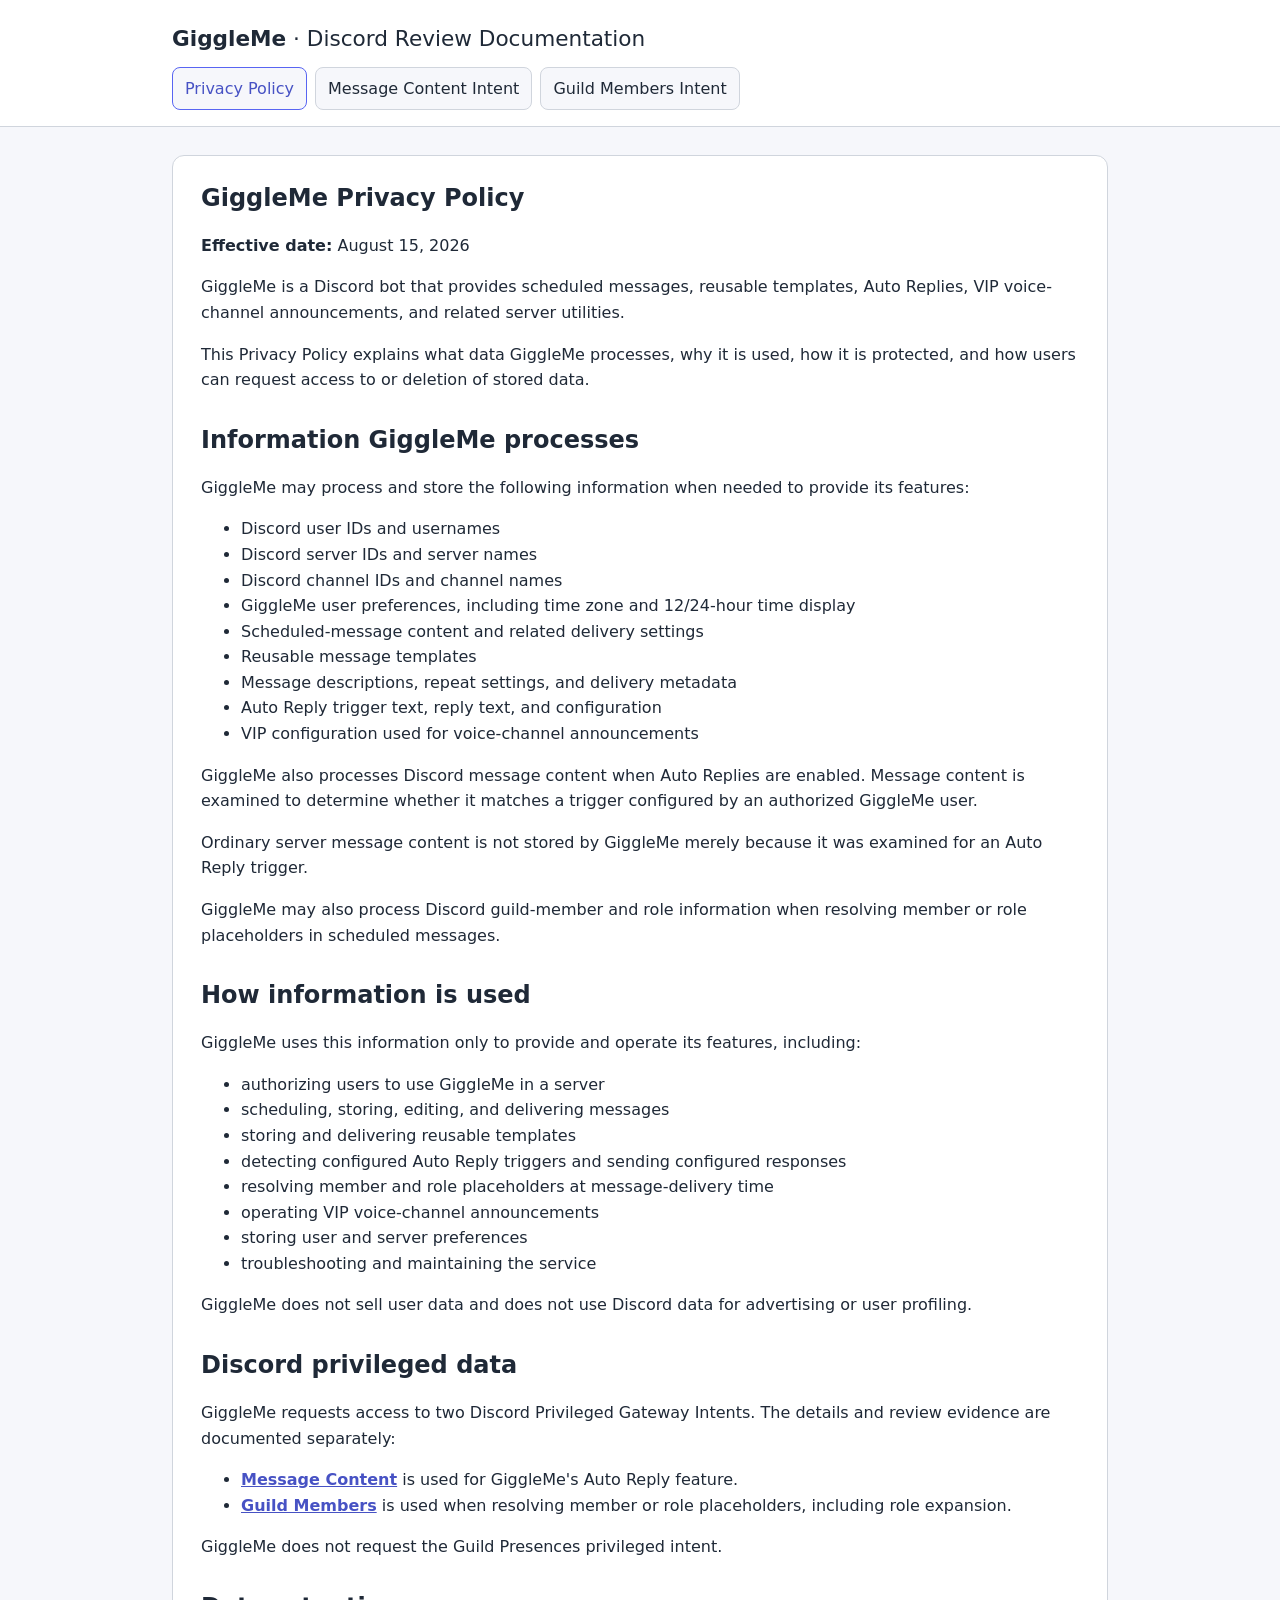
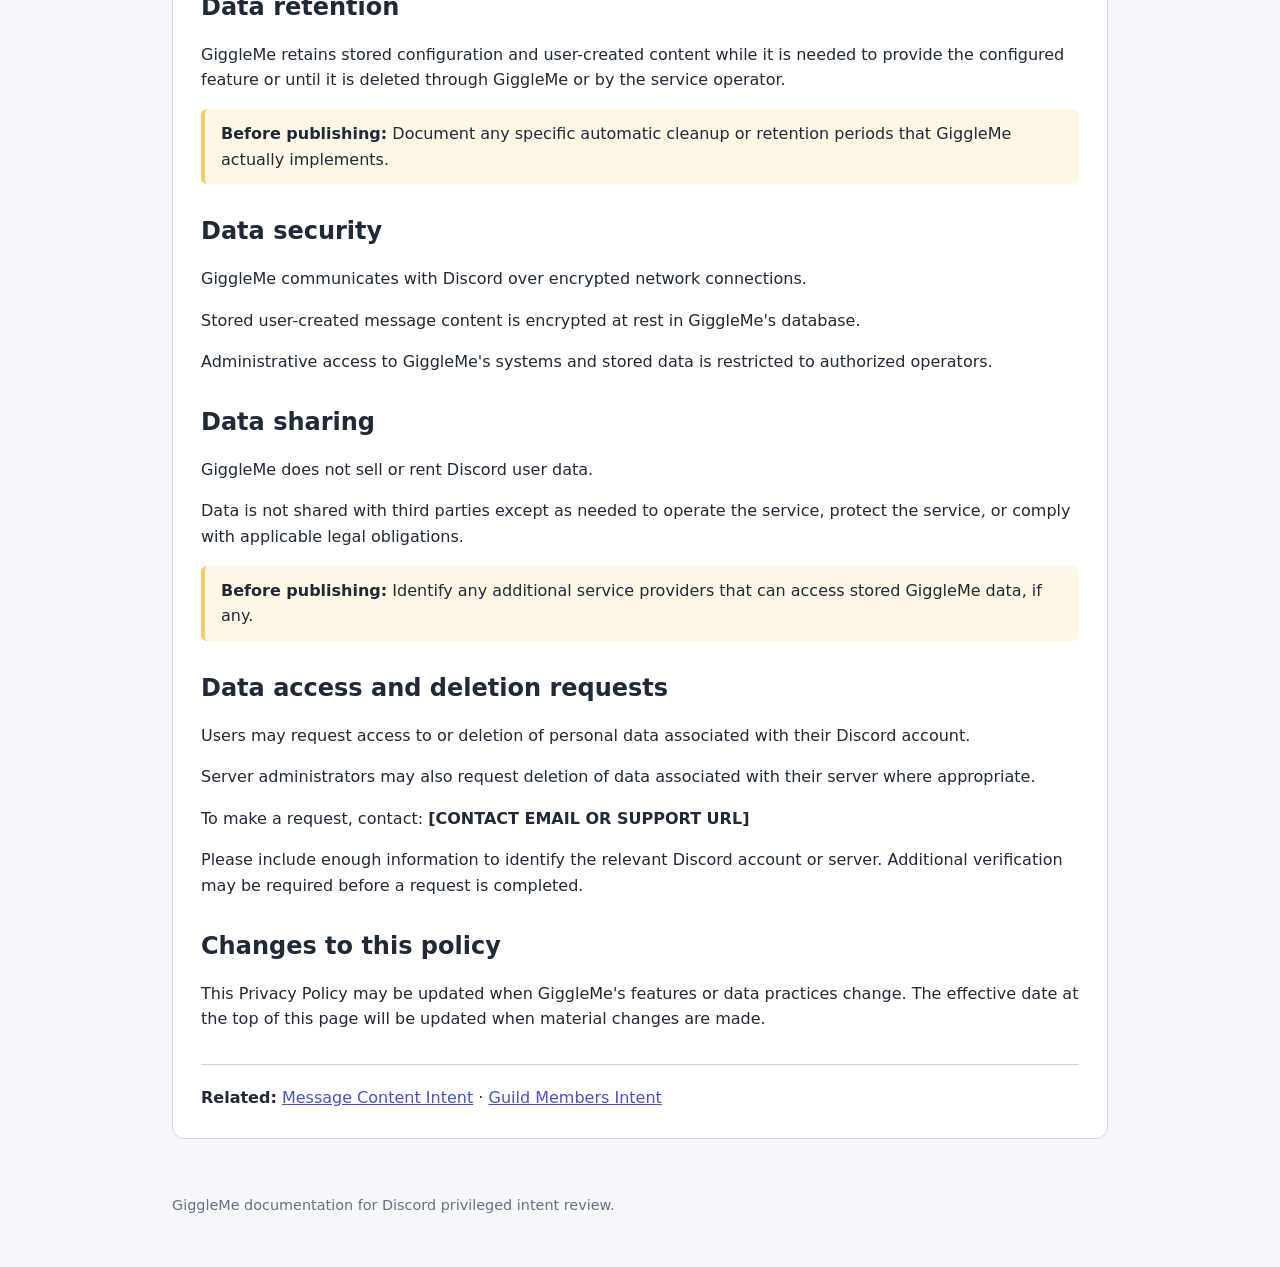
<file: web/discord-review/index.html>
<!doctype html>
<html lang="en">
<head>
<meta charset="utf-8">
<meta name="viewport" content="width=device-width, initial-scale=1">
<title>Privacy Policy | GiggleMe</title>
<link rel="stylesheet" href="style.css">
</head>
<body>
<header>
  <div class="header-inner">
    <p class="site-title"><strong>GiggleMe</strong> · Discord Review Documentation</p>
    <nav aria-label="Review documentation">
<a href="index.html" aria-current="page">Privacy Policy</a>
<a href="message-content.html">Message Content Intent</a>
<a href="guild-members.html">Guild Members Intent</a>
</nav>
  </div>
</header>
<main>
  <article>
<h1>GiggleMe Privacy Policy</h1>
<p><strong>Effective date:</strong> August 15, 2026</p>
<p>GiggleMe is a Discord bot that provides scheduled messages, reusable templates, Auto Replies, VIP voice-channel announcements, and related server utilities.</p>

<p>This Privacy Policy explains what data GiggleMe processes, why it is used, how it is protected, and how users can request access to or deletion of stored data.</p>
<h2>Information GiggleMe processes</h2>
<p>GiggleMe may process and store the following information when needed to provide its features:</p>
<ul>
<li>Discord user IDs and usernames</li>
<li>Discord server IDs and server names</li>
<li>Discord channel IDs and channel names</li>
<li>GiggleMe user preferences, including time zone and 12/24-hour time display</li>
<li>Scheduled-message content and related delivery settings</li>
<li>Reusable message templates</li>
<li>Message descriptions, repeat settings, and delivery metadata</li>
<li>Auto Reply trigger text, reply text, and configuration</li>
<li>VIP configuration used for voice-channel announcements</li>
</ul>
<p>GiggleMe also processes Discord message content when Auto Replies are enabled. Message content is examined to determine whether it matches a trigger configured by an authorized GiggleMe user.</p>

<p>Ordinary server message content is not stored by GiggleMe merely because it was examined for an Auto Reply trigger.</p>

<p>GiggleMe may also process Discord guild-member and role information when resolving member or role placeholders in scheduled messages.</p>
<h2>How information is used</h2>
<p>GiggleMe uses this information only to provide and operate its features, including:</p>
<ul>
<li>authorizing users to use GiggleMe in a server</li>
<li>scheduling, storing, editing, and delivering messages</li>
<li>storing and delivering reusable templates</li>
<li>detecting configured Auto Reply triggers and sending configured responses</li>
<li>resolving member and role placeholders at message-delivery time</li>
<li>operating VIP voice-channel announcements</li>
<li>storing user and server preferences</li>
<li>troubleshooting and maintaining the service</li>
</ul>
<p>GiggleMe does not sell user data and does not use Discord data for advertising or user profiling.</p>
<h2>Discord privileged data</h2>
<p>GiggleMe requests access to two Discord Privileged Gateway Intents. The details and review evidence are documented separately:</p>
<ul>
<li><a href="message-content.html"><strong>Message Content</strong></a> is used for GiggleMe's Auto Reply feature.</li>
<li><a href="guild-members.html"><strong>Guild Members</strong></a> is used when resolving member or role placeholders, including role expansion.</li>
</ul>
<p>GiggleMe does not request the Guild Presences privileged intent.</p>
<h2>Data retention</h2>
<p>GiggleMe retains stored configuration and user-created content while it is needed to provide the configured feature or until it is deleted through GiggleMe or by the service operator.</p>

<div class="note"><strong>Before publishing:</strong> Document any specific automatic cleanup or retention periods that GiggleMe actually implements.</div>
<h2>Data security</h2>
<p>GiggleMe communicates with Discord over encrypted network connections.</p>
<p>Stored user-created message content is encrypted at rest in GiggleMe's database.</p>

<p>Administrative access to GiggleMe's systems and stored data is restricted to authorized operators.</p>
<h2>Data sharing</h2>
<p>GiggleMe does not sell or rent Discord user data.</p>
<p>Data is not shared with third parties except as needed to operate the service, protect the service, or comply with applicable legal obligations.</p>

<div class="note"><strong>Before publishing:</strong> Identify any additional service providers that can access stored GiggleMe data, if any.</div>
<h2>Data access and deletion requests</h2>
<p>Users may request access to or deletion of personal data associated with their Discord account.</p>
<p>Server administrators may also request deletion of data associated with their server where appropriate.</p>
<p>To make a request, contact: <strong>[CONTACT EMAIL OR SUPPORT URL]</strong></p>
<p>Please include enough information to identify the relevant Discord account or server. Additional verification may be required before a request is completed.</p>
<h2>Changes to this policy</h2>
<p>This Privacy Policy may be updated when GiggleMe's features or data practices change. The effective date at the top of this page will be updated when material changes are made.</p>
<div class="page-links">
<strong>Related:</strong>
<a href="message-content.html">Message Content Intent</a> ·
<a href="guild-members.html">Guild Members Intent</a>
</div>
  </article>
</main>
<footer>
  <p>GiggleMe documentation for Discord privileged intent review.</p>
</footer>
</body>
</html>
</file>
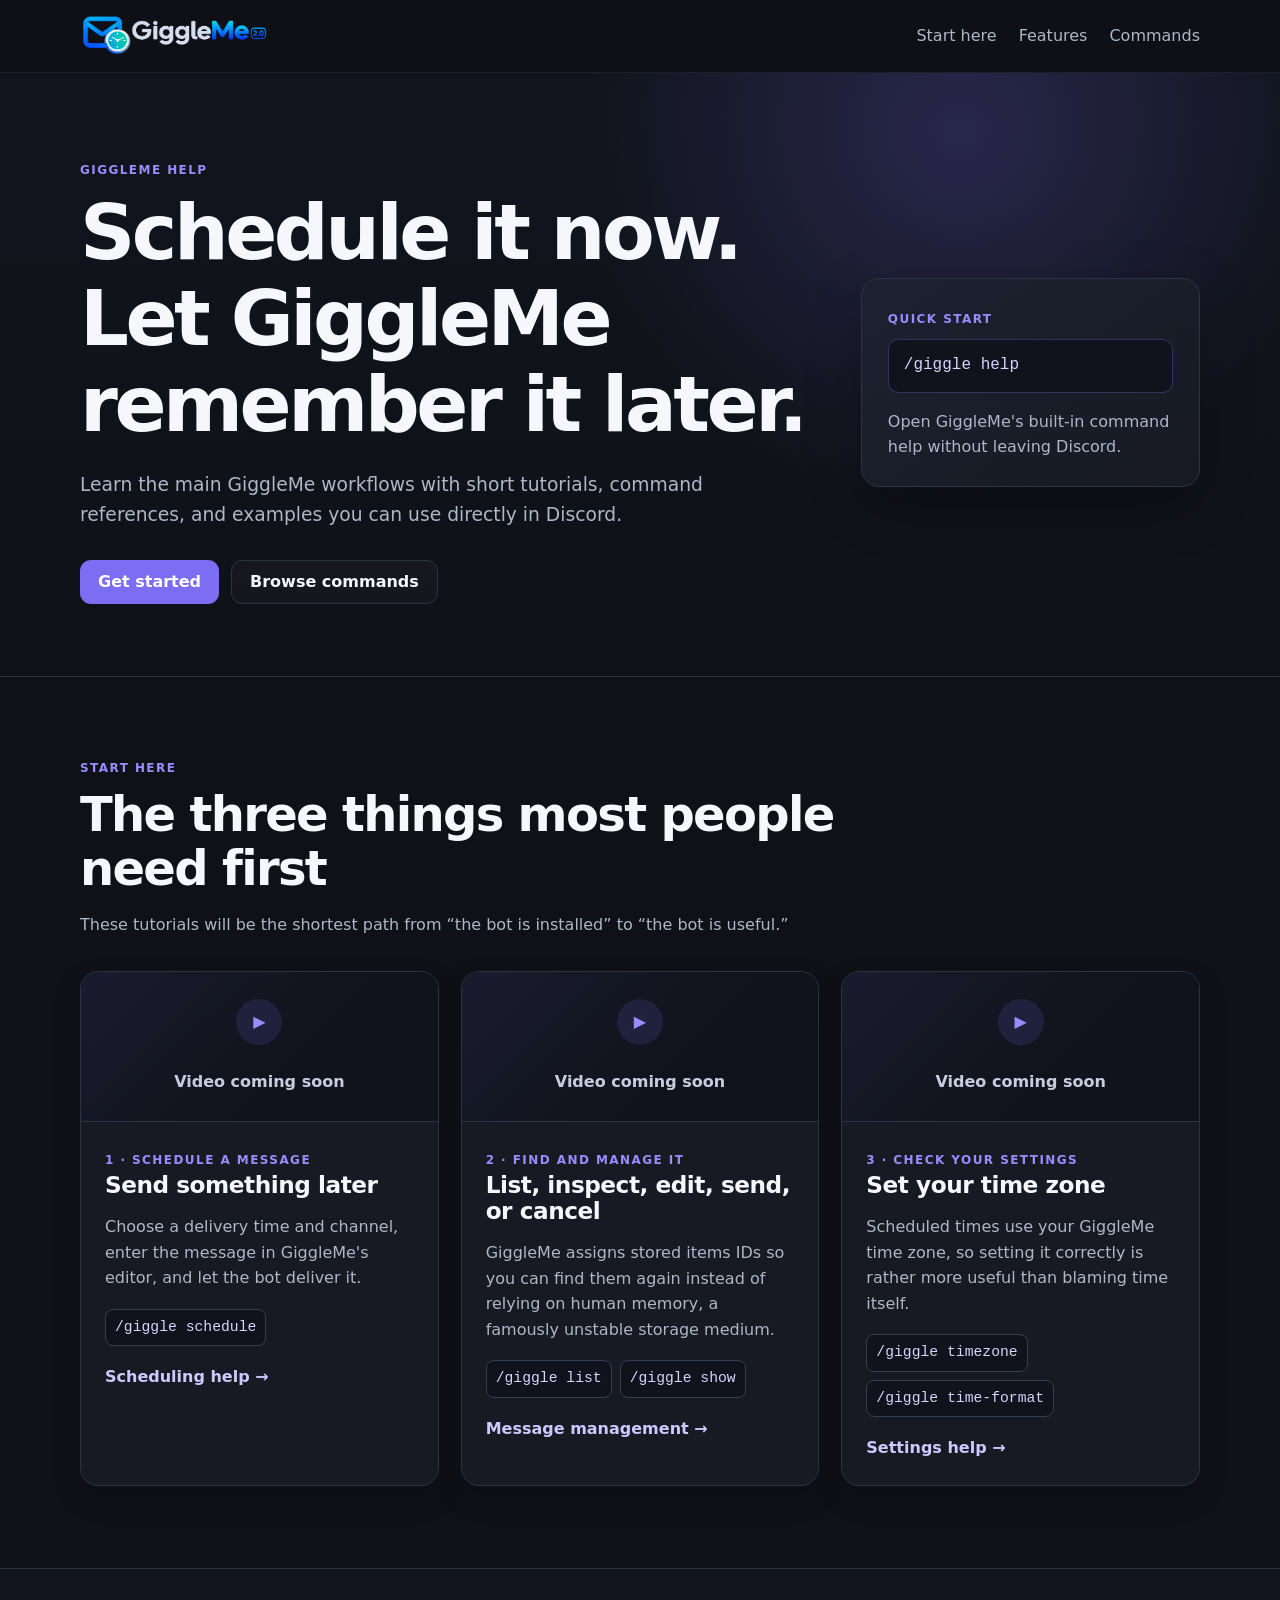
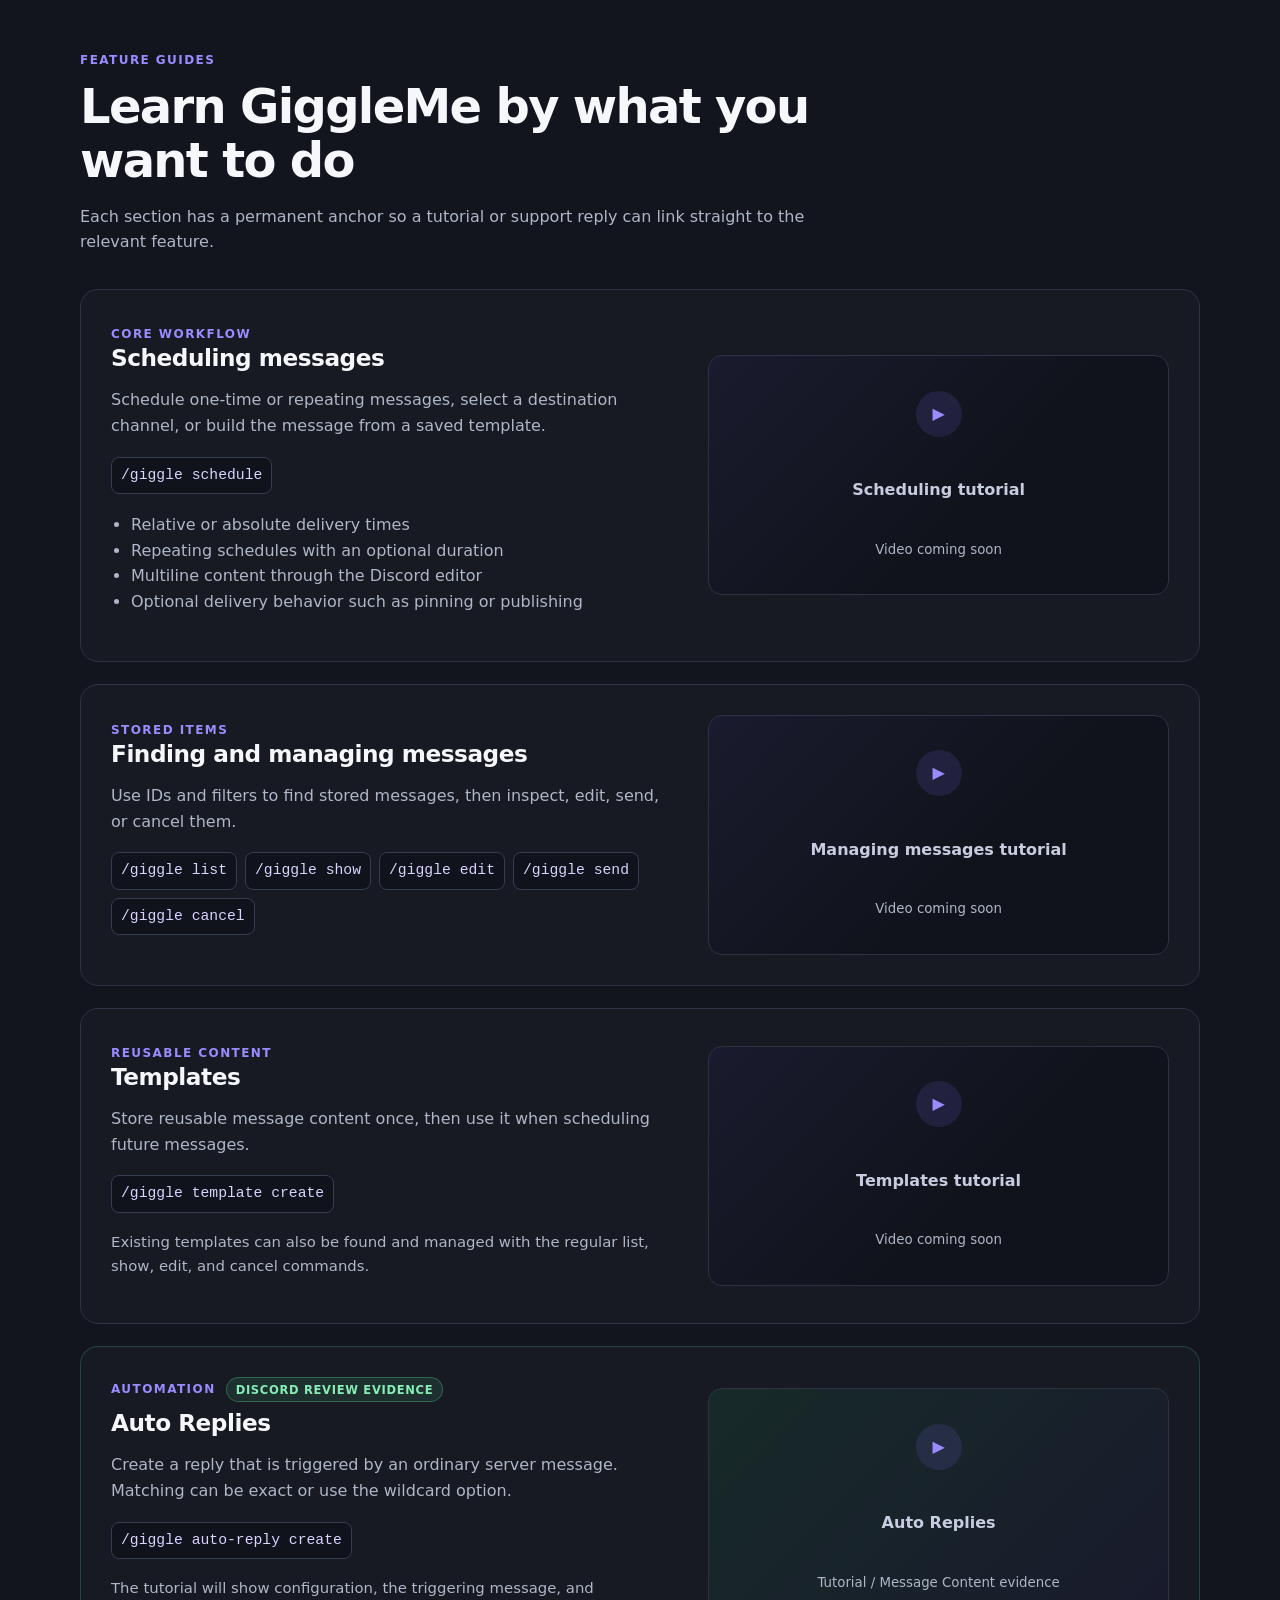
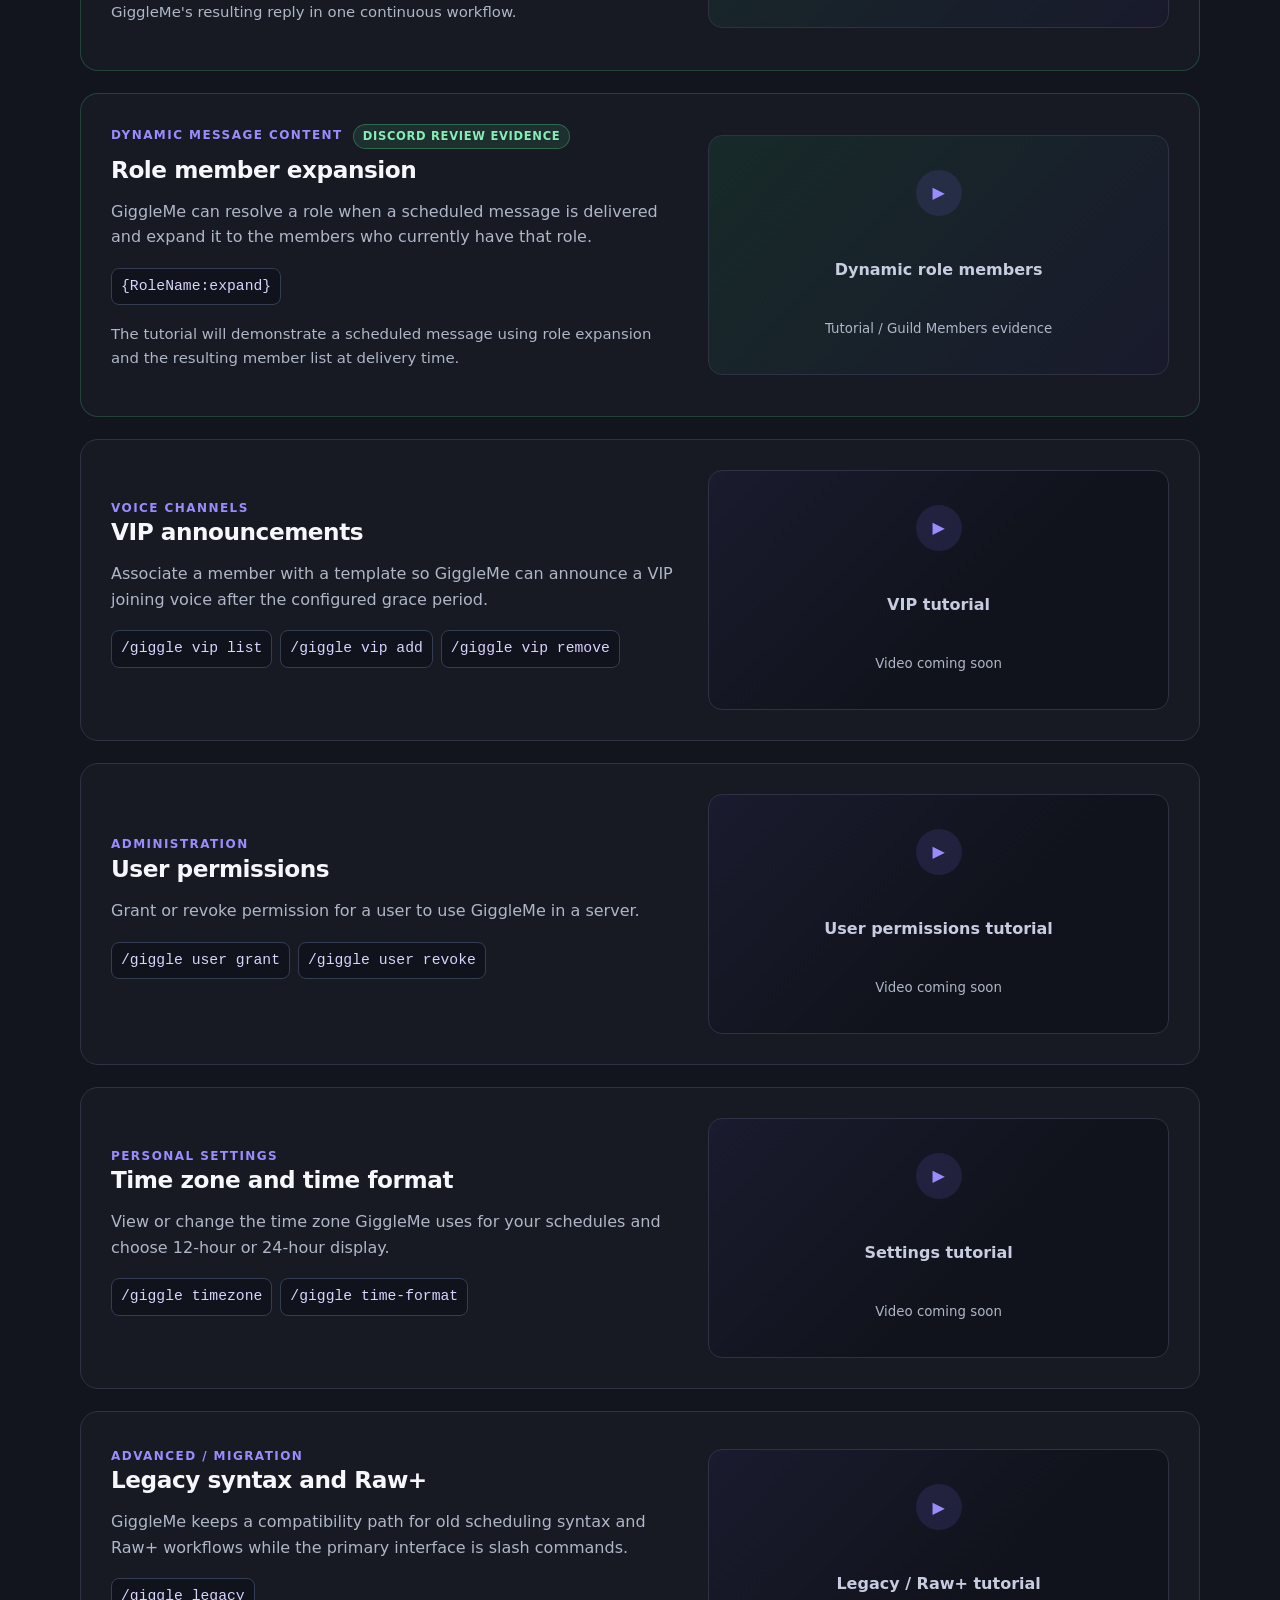
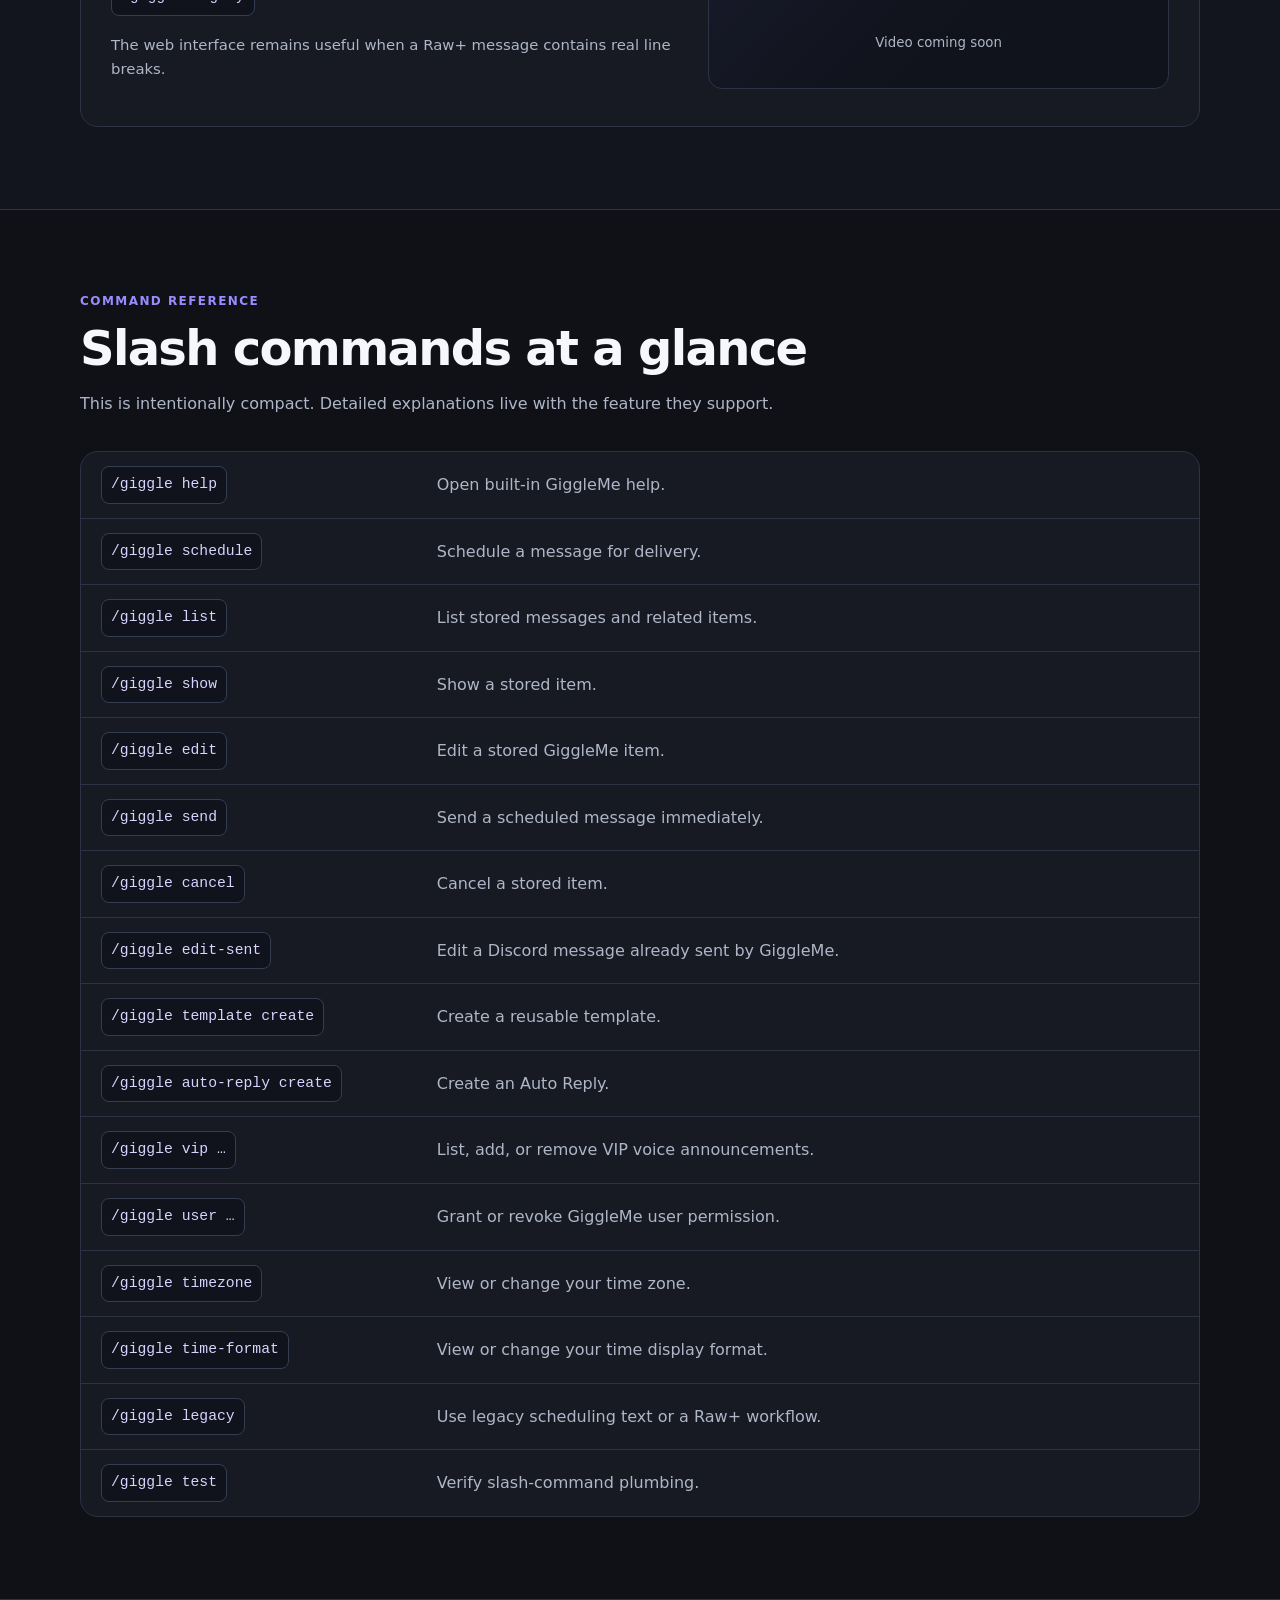
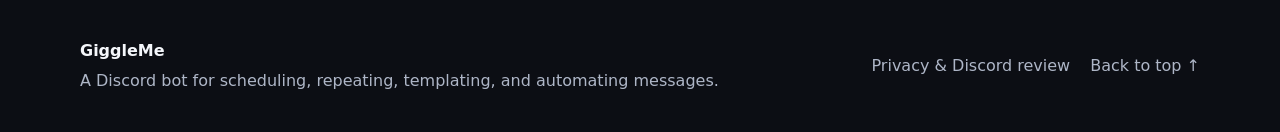
<file: web/help/index.html>
<!doctype html>
<html lang="en">
<head>
  <meta charset="utf-8">
  <meta name="viewport" content="width=device-width, initial-scale=1">
  <meta name="description" content="Help and tutorials for the GiggleMe Discord bot.">
  <title>GiggleMe Help</title>
  <link rel="stylesheet" href="styles.css">
</head>
<body>
  <header class="site-header">
    <div class="shell header-inner">
      <a class="brand" href="#top" aria-label="GiggleMe Help home">
        <img class="brand-logo" src="giggleme-logo-dark.png" alt="GiggleMe logo">
      </a>
      <nav class="header-nav" aria-label="Help navigation">
        <a href="#start">Start here</a>
        <a href="#features">Features</a>
        <a href="#commands">Commands</a>
      </nav>
    </div>
  </header>

  <main id="top">
    <section class="hero">
      <div class="shell hero-grid">
        <div>
          <p class="eyebrow">GiggleMe help</p>
          <h1>Schedule it now. Let GiggleMe remember it later.</h1>
          <p class="lede">
            Learn the main GiggleMe workflows with short tutorials, command references,
            and examples you can use directly in Discord.
          </p>
          <div class="hero-actions">
            <a class="button primary" href="#start">Get started</a>
            <a class="button secondary" href="#commands">Browse commands</a>
          </div>
        </div>
        <aside class="quick-card" aria-label="Quick start">
          <span class="card-kicker">Quick start</span>
          <code>/giggle help</code>
          <p>Open GiggleMe's built-in command help without leaving Discord.</p>
        </aside>
      </div>
    </section>

    <section class="section shell" id="start">
      <div class="section-heading">
        <p class="eyebrow">Start here</p>
        <h2>The three things most people need first</h2>
        <p>These tutorials will be the shortest path from “the bot is installed” to “the bot is useful.”</p>
      </div>

      <div class="card-grid three">
        <article class="feature-card featured">
          <div class="video-placeholder" aria-label="Scheduling tutorial video placeholder">
            <span>Video coming soon</span>
          </div>
          <div class="card-body">
            <span class="card-kicker">1 · Schedule a message</span>
            <h3>Send something later</h3>
            <p>Choose a delivery time and channel, enter the message in GiggleMe's editor, and let the bot deliver it.</p>
            <div class="command-row"><code>/giggle schedule</code></div>
            <a class="text-link" href="#scheduling">Scheduling help →</a>
          </div>
        </article>

        <article class="feature-card featured">
          <div class="video-placeholder" aria-label="Managing messages tutorial video placeholder">
            <span>Video coming soon</span>
          </div>
          <div class="card-body">
            <span class="card-kicker">2 · Find and manage it</span>
            <h3>List, inspect, edit, send, or cancel</h3>
            <p>GiggleMe assigns stored items IDs so you can find them again instead of relying on human memory, a famously unstable storage medium.</p>
            <div class="command-row"><code>/giggle list</code><code>/giggle show</code></div>
            <a class="text-link" href="#manage">Message management →</a>
          </div>
        </article>

        <article class="feature-card featured">
          <div class="video-placeholder" aria-label="Settings tutorial video placeholder">
            <span>Video coming soon</span>
          </div>
          <div class="card-body">
            <span class="card-kicker">3 · Check your settings</span>
            <h3>Set your time zone</h3>
            <p>Scheduled times use your GiggleMe time zone, so setting it correctly is rather more useful than blaming time itself.</p>
            <div class="command-row"><code>/giggle timezone</code><code>/giggle time-format</code></div>
            <a class="text-link" href="#settings">Settings help →</a>
          </div>
        </article>
      </div>
    </section>

    <section class="section section-alt" id="features">
      <div class="shell">
        <div class="section-heading">
          <p class="eyebrow">Feature guides</p>
          <h2>Learn GiggleMe by what you want to do</h2>
          <p>Each section has a permanent anchor so a tutorial or support reply can link straight to the relevant feature.</p>
        </div>

        <div class="feature-list">
          <article class="guide" id="scheduling">
            <div class="guide-copy">
              <span class="card-kicker">Core workflow</span>
              <h3>Scheduling messages</h3>
              <p>Schedule one-time or repeating messages, select a destination channel, or build the message from a saved template.</p>
              <div class="command-row"><code>/giggle schedule</code></div>
              <ul>
                <li>Relative or absolute delivery times</li>
                <li>Repeating schedules with an optional duration</li>
                <li>Multiline content through the Discord editor</li>
                <li>Optional delivery behavior such as pinning or publishing</li>
              </ul>
            </div>
            <div class="video-placeholder large" aria-label="Scheduling messages video placeholder">
              <span>Scheduling tutorial</span>
              <small>Video coming soon</small>
            </div>
          </article>

          <article class="guide" id="manage">
            <div class="guide-copy">
              <span class="card-kicker">Stored items</span>
              <h3>Finding and managing messages</h3>
              <p>Use IDs and filters to find stored messages, then inspect, edit, send, or cancel them.</p>
              <div class="command-row">
                <code>/giggle list</code><code>/giggle show</code><code>/giggle edit</code><code>/giggle send</code><code>/giggle cancel</code>
              </div>
            </div>
            <div class="video-placeholder large" aria-label="Managing stored messages video placeholder">
              <span>Managing messages tutorial</span>
              <small>Video coming soon</small>
            </div>
          </article>

          <article class="guide" id="templates">
            <div class="guide-copy">
              <span class="card-kicker">Reusable content</span>
              <h3>Templates</h3>
              <p>Store reusable message content once, then use it when scheduling future messages.</p>
              <div class="command-row"><code>/giggle template create</code></div>
              <p class="note">Existing templates can also be found and managed with the regular list, show, edit, and cancel commands.</p>
            </div>
            <div class="video-placeholder large" aria-label="Templates video placeholder">
              <span>Templates tutorial</span>
              <small>Video coming soon</small>
            </div>
          </article>

          <article class="guide evidence-guide" id="auto-replies">
            <div class="guide-copy">
              <div class="label-row">
                <span class="card-kicker">Automation</span>
                <span class="evidence-badge">Discord review evidence</span>
              </div>
              <h3>Auto Replies</h3>
              <p>Create a reply that is triggered by an ordinary server message. Matching can be exact or use the wildcard option.</p>
              <div class="command-row"><code>/giggle auto-reply create</code></div>
              <p class="note">The tutorial will show configuration, the triggering message, and GiggleMe's resulting reply in one continuous workflow.</p>
            </div>
            <div class="video-placeholder large evidence" aria-label="Auto Replies evidence video placeholder">
              <span>Auto Replies</span>
              <small>Tutorial / Message Content evidence</small>
            </div>
          </article>

          <article class="guide evidence-guide" id="role-expansion">
            <div class="guide-copy">
              <div class="label-row">
                <span class="card-kicker">Dynamic message content</span>
                <span class="evidence-badge">Discord review evidence</span>
              </div>
              <h3>Role member expansion</h3>
              <p>GiggleMe can resolve a role when a scheduled message is delivered and expand it to the members who currently have that role.</p>
              <div class="command-row"><code>{RoleName:expand}</code></div>
              <p class="note">The tutorial will demonstrate a scheduled message using role expansion and the resulting member list at delivery time.</p>
            </div>
            <div class="video-placeholder large evidence" aria-label="Role member expansion evidence video placeholder">
              <span>Dynamic role members</span>
              <small>Tutorial / Guild Members evidence</small>
            </div>
          </article>

          <article class="guide" id="vip">
            <div class="guide-copy">
              <span class="card-kicker">Voice channels</span>
              <h3>VIP announcements</h3>
              <p>Associate a member with a template so GiggleMe can announce a VIP joining voice after the configured grace period.</p>
              <div class="command-row"><code>/giggle vip list</code><code>/giggle vip add</code><code>/giggle vip remove</code></div>
            </div>
            <div class="video-placeholder large" aria-label="VIP announcements video placeholder">
              <span>VIP tutorial</span>
              <small>Video coming soon</small>
            </div>
          </article>

          <article class="guide" id="permissions">
            <div class="guide-copy">
              <span class="card-kicker">Administration</span>
              <h3>User permissions</h3>
              <p>Grant or revoke permission for a user to use GiggleMe in a server.</p>
              <div class="command-row"><code>/giggle user grant</code><code>/giggle user revoke</code></div>
            </div>
            <div class="video-placeholder large" aria-label="User permissions video placeholder">
              <span>User permissions tutorial</span>
              <small>Video coming soon</small>
            </div>
          </article>

          <article class="guide" id="settings">
            <div class="guide-copy">
              <span class="card-kicker">Personal settings</span>
              <h3>Time zone and time format</h3>
              <p>View or change the time zone GiggleMe uses for your schedules and choose 12-hour or 24-hour display.</p>
              <div class="command-row"><code>/giggle timezone</code><code>/giggle time-format</code></div>
            </div>
            <div class="video-placeholder large" aria-label="Settings video placeholder">
              <span>Settings tutorial</span>
              <small>Video coming soon</small>
            </div>
          </article>

          <article class="guide" id="legacy">
            <div class="guide-copy">
              <span class="card-kicker">Advanced / migration</span>
              <h3>Legacy syntax and Raw+</h3>
              <p>GiggleMe keeps a compatibility path for old scheduling syntax and Raw+ workflows while the primary interface is slash commands.</p>
              <div class="command-row"><code>/giggle legacy</code></div>
              <p class="note">The web interface remains useful when a Raw+ message contains real line breaks.</p>
            </div>
            <div class="video-placeholder large" aria-label="Legacy and Raw Plus video placeholder">
              <span>Legacy / Raw+ tutorial</span>
              <small>Video coming soon</small>
            </div>
          </article>
        </div>
      </div>
    </section>

    <section class="section shell" id="commands">
      <div class="section-heading">
        <p class="eyebrow">Command reference</p>
        <h2>Slash commands at a glance</h2>
        <p>This is intentionally compact. Detailed explanations live with the feature they support.</p>
      </div>

      <div class="command-table" role="table" aria-label="GiggleMe command reference">
        <div class="command-entry" role="row"><code>/giggle help</code><span>Open built-in GiggleMe help.</span></div>
        <div class="command-entry" role="row"><code>/giggle schedule</code><span>Schedule a message for delivery.</span></div>
        <div class="command-entry" role="row"><code>/giggle list</code><span>List stored messages and related items.</span></div>
        <div class="command-entry" role="row"><code>/giggle show</code><span>Show a stored item.</span></div>
        <div class="command-entry" role="row"><code>/giggle edit</code><span>Edit a stored GiggleMe item.</span></div>
        <div class="command-entry" role="row"><code>/giggle send</code><span>Send a scheduled message immediately.</span></div>
        <div class="command-entry" role="row"><code>/giggle cancel</code><span>Cancel a stored item.</span></div>
        <div class="command-entry" role="row"><code>/giggle edit-sent</code><span>Edit a Discord message already sent by GiggleMe.</span></div>
        <div class="command-entry" role="row"><code>/giggle template create</code><span>Create a reusable template.</span></div>
        <div class="command-entry" role="row"><code>/giggle auto-reply create</code><span>Create an Auto Reply.</span></div>
        <div class="command-entry" role="row"><code>/giggle vip …</code><span>List, add, or remove VIP voice announcements.</span></div>
        <div class="command-entry" role="row"><code>/giggle user …</code><span>Grant or revoke GiggleMe user permission.</span></div>
        <div class="command-entry" role="row"><code>/giggle timezone</code><span>View or change your time zone.</span></div>
        <div class="command-entry" role="row"><code>/giggle time-format</code><span>View or change your time display format.</span></div>
        <div class="command-entry" role="row"><code>/giggle legacy</code><span>Use legacy scheduling text or a Raw+ workflow.</span></div>
        <div class="command-entry" role="row"><code>/giggle test</code><span>Verify slash-command plumbing.</span></div>
      </div>
    </section>
  </main>

  <footer class="site-footer">
    <div class="shell footer-inner">
      <div>
        <strong>GiggleMe</strong>
        <p>A Discord bot for scheduling, repeating, templating, and automating messages.</p>
      </div>
      <div class="footer-links">
        <a href="../discord-review/">Privacy &amp; Discord review</a>
        <a href="#top">Back to top ↑</a>
      </div>
    </div>
  </footer>
</body>
</html>
</file>
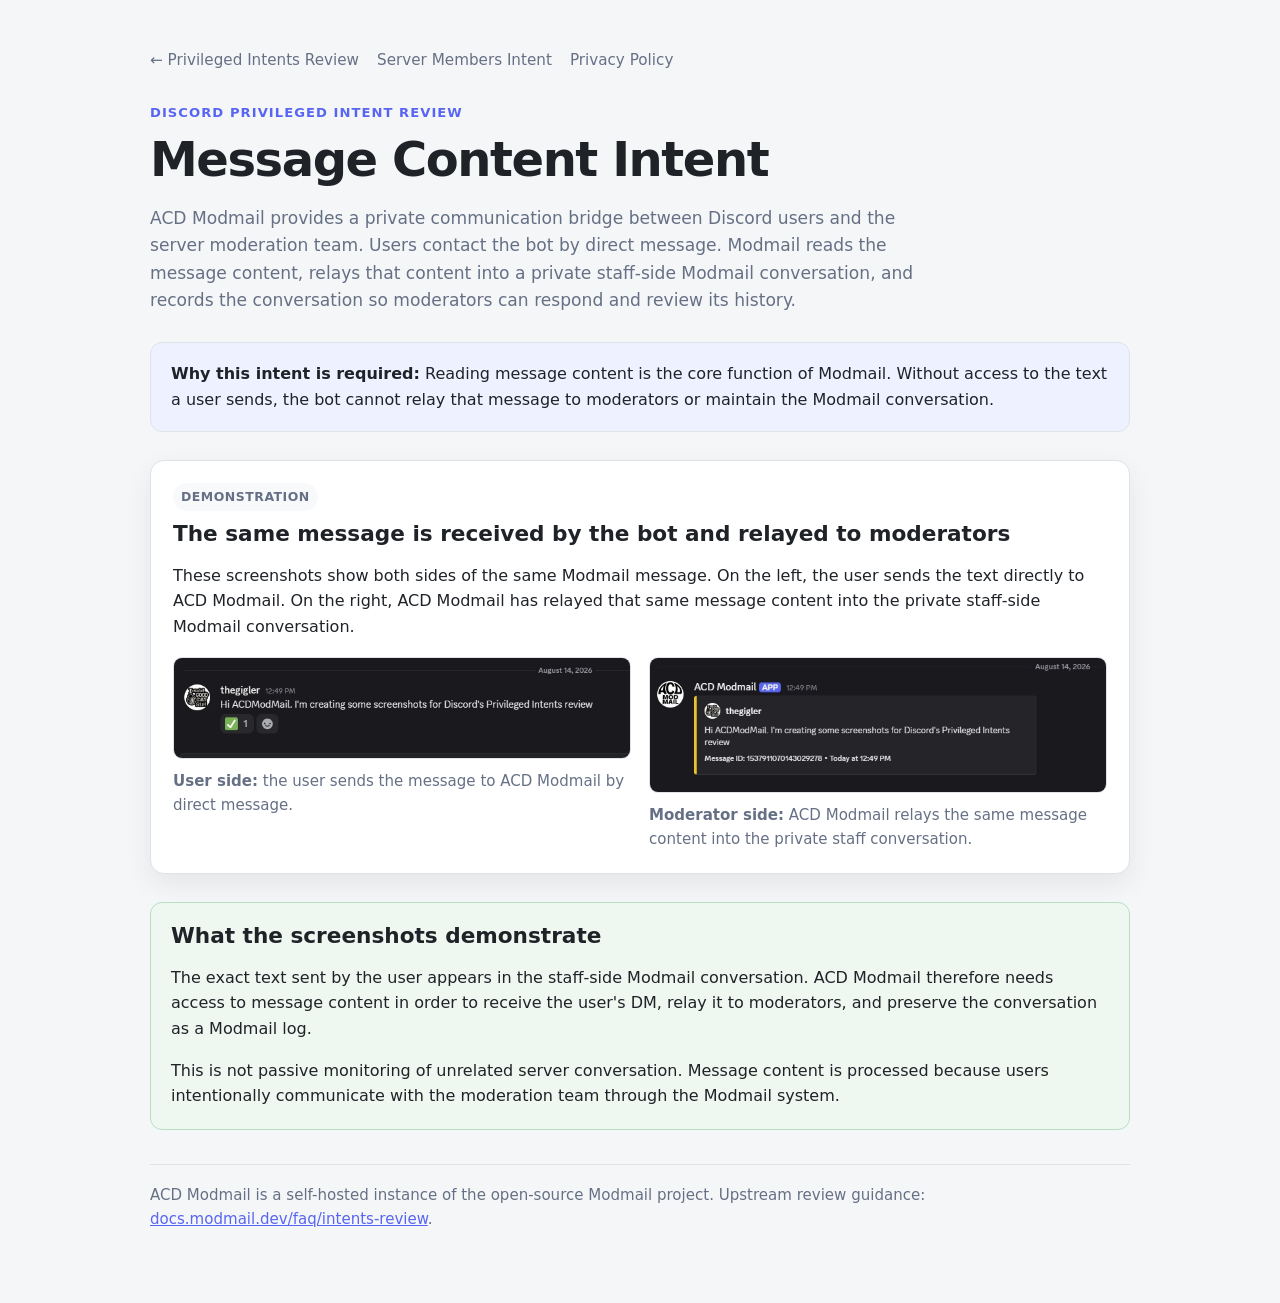
<file: message-content-intent-review.html>
<!doctype html>
<html lang="en">
<head>
  <meta charset="utf-8">
  <meta name="viewport" content="width=device-width, initial-scale=1">
  <title>ACD Modmail - Message Content Intent Review</title>
  <meta name="description" content="Supporting evidence for ACD Modmail's use of Discord's Message Content privileged gateway intent.">
  <style>
    :root {
      color-scheme: light dark;
      --bg: #f5f6f8;
      --surface: #ffffff;
      --surface-2: #f8f9fb;
      --text: #1f2328;
      --muted: #667085;
      --border: #dfe3e8;
      --accent: #5865f2;
      --accent-hover: #4752c4;
      --note: #eef1ff;
      --success-bg: #eef8f1;
      --success-border: #b7dfc3;
      --shadow: 0 10px 28px rgba(0,0,0,.07);
    }

    @media (prefers-color-scheme: dark) {
      :root {
        --bg: #1e1f22;
        --surface: #2b2d31;
        --surface-2: #232428;
        --text: #f2f3f5;
        --muted: #b5bac1;
        --border: #3f4147;
        --accent: #949cf7;
        --accent-hover: #b0b6ff;
        --note: #252941;
        --success-bg: #203128;
        --success-border: #365943;
        --shadow: 0 10px 28px rgba(0,0,0,.22);
      }
    }

    * { box-sizing: border-box; }

    body {
      margin: 0;
      background: var(--bg);
      color: var(--text);
      font: 16px/1.6 system-ui, -apple-system, BlinkMacSystemFont, "Segoe UI", sans-serif;
    }

    main {
      width: min(980px, calc(100% - 36px));
      margin: 48px auto 72px;
    }

    a {
      color: var(--accent);
    }

    .topnav {
      display: flex;
      flex-wrap: wrap;
      gap: 10px 18px;
      margin-bottom: 30px;
      font-size: .95rem;
    }

    .topnav a {
      color: var(--muted);
      text-decoration: none;
    }

    .topnav a:hover {
      color: var(--accent);
      text-decoration: underline;
    }

    .eyebrow {
      margin: 0 0 8px;
      color: var(--accent);
      font-size: .82rem;
      font-weight: 700;
      letter-spacing: .08em;
      text-transform: uppercase;
    }

    h1, h2 {
      line-height: 1.2;
    }

    h1 {
      margin: 0;
      font-size: clamp(2rem, 5vw, 3rem);
      letter-spacing: -.03em;
    }

    h2 {
      margin: 0 0 10px;
      font-size: 1.35rem;
    }

    .intro {
      max-width: 790px;
      margin: 16px 0 0;
      color: var(--muted);
      font-size: 1.07rem;
    }

    .summary {
      margin: 28px 0;
      padding: 18px 20px;
      border: 1px solid var(--border);
      border-radius: 12px;
      background: var(--note);
    }

    .step {
      margin: 22px 0;
      padding: 22px;
      border: 1px solid var(--border);
      border-radius: 14px;
      background: var(--surface);
      box-shadow: var(--shadow);
    }

    .step-number {
      display: inline-block;
      margin-bottom: 10px;
      padding: 4px 8px;
      border-radius: 999px;
      background: var(--surface-2);
      color: var(--muted);
      font-size: .78rem;
      font-weight: 700;
      letter-spacing: .04em;
      text-transform: uppercase;
    }

    figure {
      margin: 18px 0 0;
    }

    img {
      display: block;
      max-width: 100%;
      height: auto;
      margin: 0 auto;
      border: 1px solid var(--border);
      border-radius: 9px;
      background: #111;
    }

    figcaption {
      max-width: 800px;
      margin: 10px auto 0;
      color: var(--muted);
      font-size: .94rem;
    }

    .evidence {
      margin: 28px 0 0;
      padding: 20px;
      border: 1px solid var(--success-border);
      border-radius: 12px;
      background: var(--success-bg);
    }

    .evidence p:last-child {
      margin-bottom: 0;
    }

    .side-by-side {
      display: grid;
      grid-template-columns: 1fr 1fr;
      gap: 18px;
      margin-top: 18px;
      align-items: start;
    }

    .side-by-side figure {
      margin: 0;
    }

    .arrow {
      margin: 18px auto;
      text-align: center;
      color: var(--accent);
      font-size: 1.7rem;
      font-weight: 800;
    }

    footer {
      margin-top: 34px;
      padding-top: 18px;
      border-top: 1px solid var(--border);
      color: var(--muted);
      font-size: .94rem;
    }

    @media (max-width: 720px) {
      main { margin-top: 30px; }
      .side-by-side { grid-template-columns: 1fr; }
      .step { padding: 18px; }
    }
</style>
</head>
<body>
  <main>
    <nav class="topnav" aria-label="Review navigation">
      <a href="index.html">← Privileged Intents Review</a>
      <a href="server-members-intent-review.html">Server Members Intent</a>
      <a href="/privacy-policy">Privacy Policy</a>
    </nav>

    <p class="eyebrow">Discord Privileged Intent Review</p>
    <h1>Message Content Intent</h1>
    <p class="intro">
      ACD Modmail provides a private communication bridge between Discord users and the server moderation team.
      Users contact the bot by direct message. Modmail reads the message content, relays that content into a private
      staff-side Modmail conversation, and records the conversation so moderators can respond and review its history.
    </p>

    <section class="summary">
      <strong>Why this intent is required:</strong>
      Reading message content is the core function of Modmail. Without access to the text a user sends, the bot cannot
      relay that message to moderators or maintain the Modmail conversation.
    </section>

    <section class="step">
      <span class="step-number">Demonstration</span>
      <h2>The same message is received by the bot and relayed to moderators</h2>
      <p>
        These screenshots show both sides of the same Modmail message. On the left, the user sends the text directly
        to ACD Modmail. On the right, ACD Modmail has relayed that same message content into the private staff-side
        Modmail conversation.
      </p>

      <div class="side-by-side">
        <figure>
          <img src="images/message-content-user-dm.jpg"
               alt="User-side Discord DM containing a test message sent to ACD Modmail">
          <figcaption>
            <strong>User side:</strong> the user sends the message to ACD Modmail by direct message.
          </figcaption>
        </figure>

        <figure>
          <img src="images/message-content-staff-thread.jpg"
               alt="Staff-side ACD Modmail message showing the same relayed message content">
          <figcaption>
            <strong>Moderator side:</strong> ACD Modmail relays the same message content into the private staff
            conversation.
          </figcaption>
        </figure>
      </div>
    </section>

    <section class="evidence">
      <h2>What the screenshots demonstrate</h2>
      <p>
        The exact text sent by the user appears in the staff-side Modmail conversation. ACD Modmail therefore needs
        access to message content in order to receive the user's DM, relay it to moderators, and preserve the
        conversation as a Modmail log.
      </p>
      <p>
        This is not passive monitoring of unrelated server conversation. Message content is processed because users
        intentionally communicate with the moderation team through the Modmail system.
      </p>
    </section>

    <footer>
      ACD Modmail is a self-hosted instance of the open-source Modmail project.
      Upstream review guidance:
      <a href="https://docs.modmail.dev/faq/intents-review">docs.modmail.dev/faq/intents-review</a>.
    </footer>
  </main>
</body>
</html>
</file>
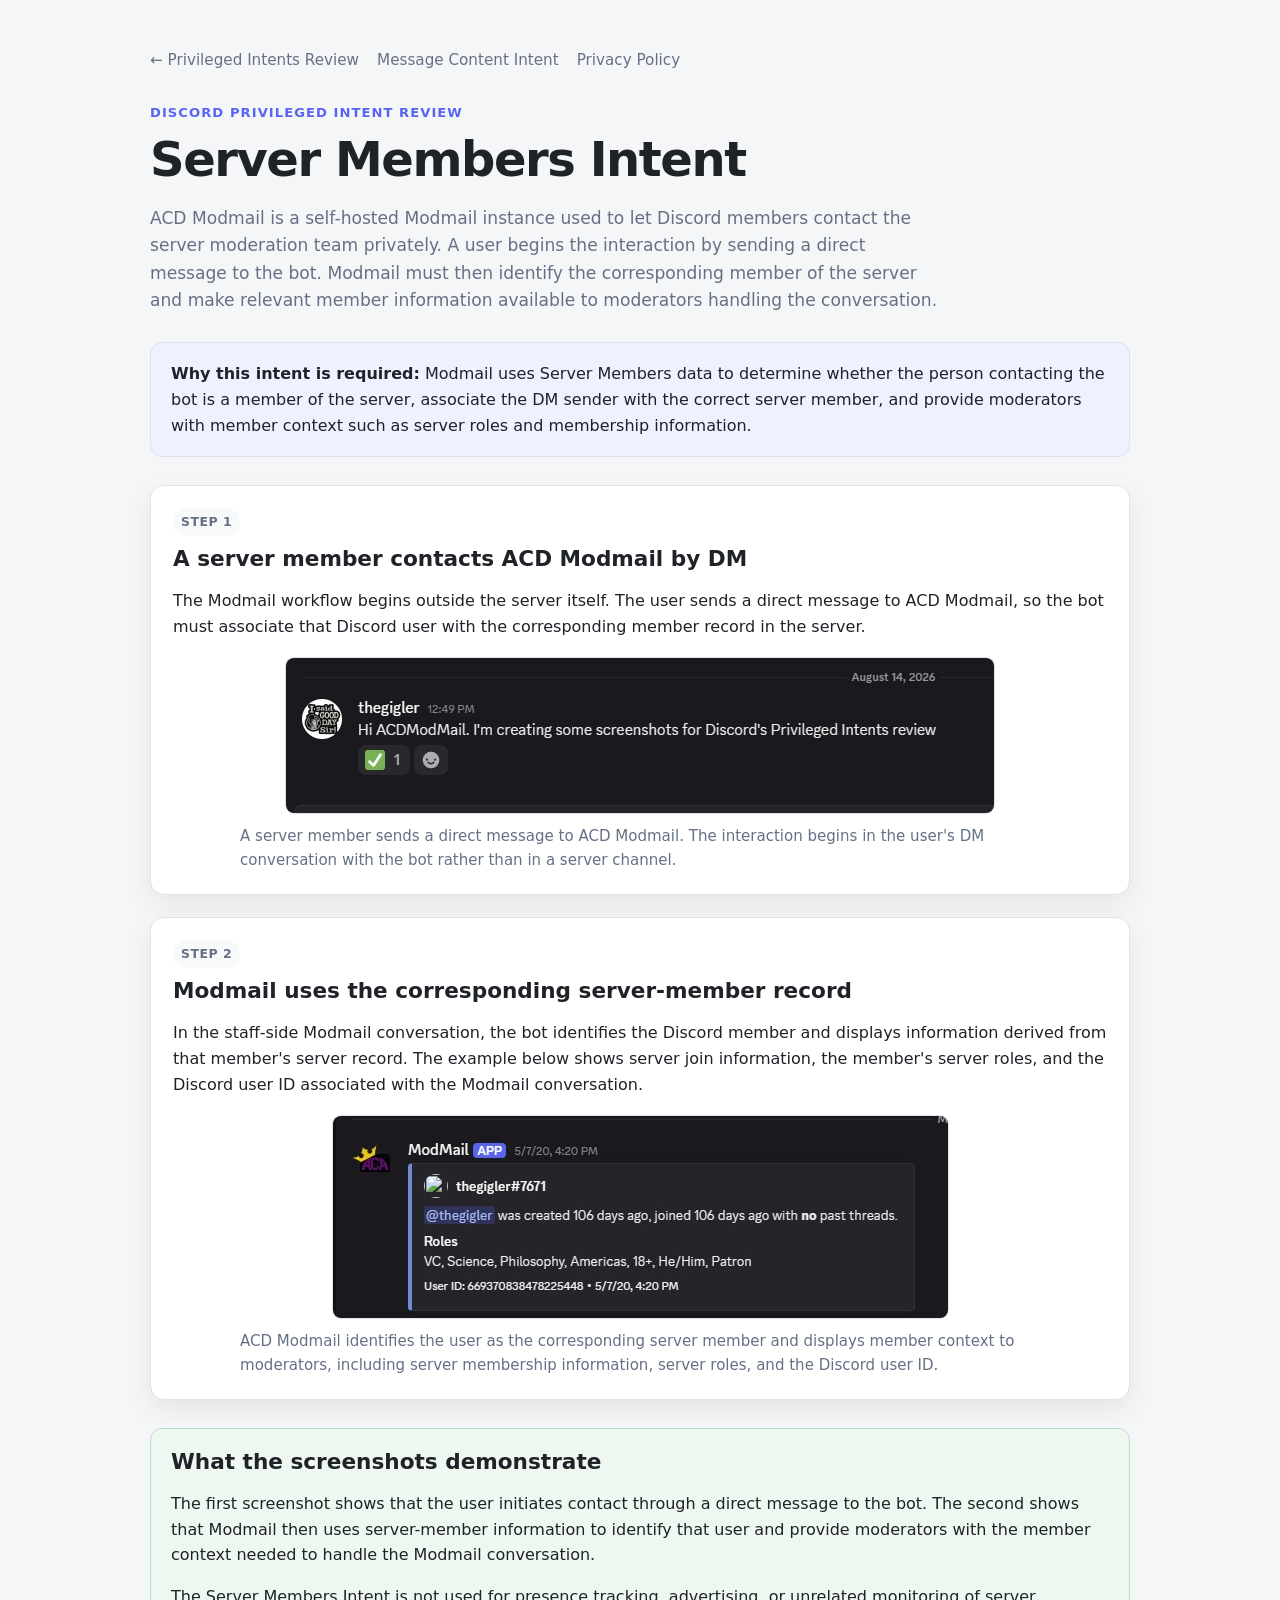
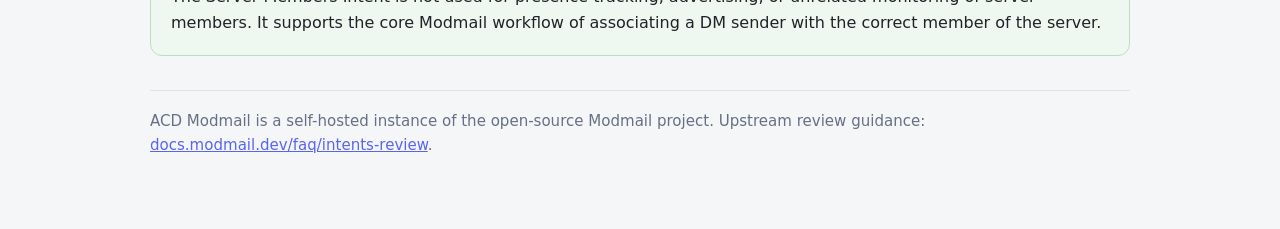
<file: server-members-intent-review.html>
<!doctype html>
<html lang="en">
<head>
  <meta charset="utf-8">
  <meta name="viewport" content="width=device-width, initial-scale=1">
  <title>ACD Modmail - Server Members Intent Review</title>
  <meta name="description" content="Supporting evidence for ACD Modmail's use of Discord's Server Members privileged gateway intent.">
  <style>
    :root {
      color-scheme: light dark;
      --bg: #f5f6f8;
      --surface: #ffffff;
      --surface-2: #f8f9fb;
      --text: #1f2328;
      --muted: #667085;
      --border: #dfe3e8;
      --accent: #5865f2;
      --accent-hover: #4752c4;
      --note: #eef1ff;
      --success-bg: #eef8f1;
      --success-border: #b7dfc3;
      --shadow: 0 10px 28px rgba(0,0,0,.07);
    }

    @media (prefers-color-scheme: dark) {
      :root {
        --bg: #1e1f22;
        --surface: #2b2d31;
        --surface-2: #232428;
        --text: #f2f3f5;
        --muted: #b5bac1;
        --border: #3f4147;
        --accent: #949cf7;
        --accent-hover: #b0b6ff;
        --note: #252941;
        --success-bg: #203128;
        --success-border: #365943;
        --shadow: 0 10px 28px rgba(0,0,0,.22);
      }
    }

    * { box-sizing: border-box; }

    body {
      margin: 0;
      background: var(--bg);
      color: var(--text);
      font: 16px/1.6 system-ui, -apple-system, BlinkMacSystemFont, "Segoe UI", sans-serif;
    }

    main {
      width: min(980px, calc(100% - 36px));
      margin: 48px auto 72px;
    }

    a {
      color: var(--accent);
    }

    .topnav {
      display: flex;
      flex-wrap: wrap;
      gap: 10px 18px;
      margin-bottom: 30px;
      font-size: .95rem;
    }

    .topnav a {
      color: var(--muted);
      text-decoration: none;
    }

    .topnav a:hover {
      color: var(--accent);
      text-decoration: underline;
    }

    .eyebrow {
      margin: 0 0 8px;
      color: var(--accent);
      font-size: .82rem;
      font-weight: 700;
      letter-spacing: .08em;
      text-transform: uppercase;
    }

    h1, h2 {
      line-height: 1.2;
    }

    h1 {
      margin: 0;
      font-size: clamp(2rem, 5vw, 3rem);
      letter-spacing: -.03em;
    }

    h2 {
      margin: 0 0 10px;
      font-size: 1.35rem;
    }

    .intro {
      max-width: 790px;
      margin: 16px 0 0;
      color: var(--muted);
      font-size: 1.07rem;
    }

    .summary {
      margin: 28px 0;
      padding: 18px 20px;
      border: 1px solid var(--border);
      border-radius: 12px;
      background: var(--note);
    }

    .step {
      margin: 22px 0;
      padding: 22px;
      border: 1px solid var(--border);
      border-radius: 14px;
      background: var(--surface);
      box-shadow: var(--shadow);
    }

    .step-number {
      display: inline-block;
      margin-bottom: 10px;
      padding: 4px 8px;
      border-radius: 999px;
      background: var(--surface-2);
      color: var(--muted);
      font-size: .78rem;
      font-weight: 700;
      letter-spacing: .04em;
      text-transform: uppercase;
    }

    figure {
      margin: 18px 0 0;
    }

    img {
      display: block;
      max-width: 100%;
      height: auto;
      margin: 0 auto;
      border: 1px solid var(--border);
      border-radius: 9px;
      background: #111;
    }

    figcaption {
      max-width: 800px;
      margin: 10px auto 0;
      color: var(--muted);
      font-size: .94rem;
    }

    .evidence {
      margin: 28px 0 0;
      padding: 20px;
      border: 1px solid var(--success-border);
      border-radius: 12px;
      background: var(--success-bg);
    }

    .evidence p:last-child {
      margin-bottom: 0;
    }

    .side-by-side {
      display: grid;
      grid-template-columns: 1fr 1fr;
      gap: 18px;
      margin-top: 18px;
      align-items: start;
    }

    .side-by-side figure {
      margin: 0;
    }

    .arrow {
      margin: 18px auto;
      text-align: center;
      color: var(--accent);
      font-size: 1.7rem;
      font-weight: 800;
    }

    footer {
      margin-top: 34px;
      padding-top: 18px;
      border-top: 1px solid var(--border);
      color: var(--muted);
      font-size: .94rem;
    }

    @media (max-width: 720px) {
      main { margin-top: 30px; }
      .side-by-side { grid-template-columns: 1fr; }
      .step { padding: 18px; }
    }
</style>
</head>
<body>
  <main>
    <nav class="topnav" aria-label="Review navigation">
      <a href="index.html">← Privileged Intents Review</a>
      <a href="message-content-intent-review.html">Message Content Intent</a>
      <a href="/privacy-policy">Privacy Policy</a>
    </nav>

    <p class="eyebrow">Discord Privileged Intent Review</p>
    <h1>Server Members Intent</h1>
    <p class="intro">
      ACD Modmail is a self-hosted Modmail instance used to let Discord members contact the server moderation team
      privately. A user begins the interaction by sending a direct message to the bot. Modmail must then identify the
      corresponding member of the server and make relevant member information available to moderators handling the
      conversation.
    </p>

    <section class="summary">
      <strong>Why this intent is required:</strong>
      Modmail uses Server Members data to determine whether the person contacting the bot is a member of the server,
      associate the DM sender with the correct server member, and provide moderators with member context such as server
      roles and membership information.
    </section>

    <section class="step">
      <span class="step-number">Step 1</span>
      <h2>A server member contacts ACD Modmail by DM</h2>
      <p>
        The Modmail workflow begins outside the server itself. The user sends a direct message to ACD Modmail, so the
        bot must associate that Discord user with the corresponding member record in the server.
      </p>

      <figure>
        <img src="images/server-members-user-dm.jpg"
             alt="Discord direct message from thegigler to ACD Modmail">
        <figcaption>
          A server member sends a direct message to ACD Modmail. The interaction begins in the user's DM conversation
          with the bot rather than in a server channel.
        </figcaption>
      </figure>
    </section>

    <section class="step">
      <span class="step-number">Step 2</span>
      <h2>Modmail uses the corresponding server-member record</h2>
      <p>
        In the staff-side Modmail conversation, the bot identifies the Discord member and displays information derived
        from that member's server record. The example below shows server join information, the member's server roles,
        and the Discord user ID associated with the Modmail conversation.
      </p>

      <figure>
        <img src="images/server-members-member-context.jpg"
             alt="ACD Modmail staff view showing the user's server membership information and roles">
        <figcaption>
          ACD Modmail identifies the user as the corresponding server member and displays member context to moderators,
          including server membership information, server roles, and the Discord user ID.
        </figcaption>
      </figure>
    </section>

    <section class="evidence">
      <h2>What the screenshots demonstrate</h2>
      <p>
        The first screenshot shows that the user initiates contact through a direct message to the bot. The second
        shows that Modmail then uses server-member information to identify that user and provide moderators with the
        member context needed to handle the Modmail conversation.
      </p>
      <p>
        The Server Members Intent is not used for presence tracking, advertising, or unrelated monitoring of server
        members. It supports the core Modmail workflow of associating a DM sender with the correct member of the server.
      </p>
    </section>

    <footer>
      ACD Modmail is a self-hosted instance of the open-source Modmail project.
      Upstream review guidance:
      <a href="https://docs.modmail.dev/faq/intents-review">docs.modmail.dev/faq/intents-review</a>.
    </footer>
  </main>
</body>
</html>
</file>
<file: web/discord-review/style.css>
:root {
  color-scheme: light dark;
  --bg: #f6f7fb;
  --panel: #ffffff;
  --text: #1f2937;
  --muted: #667085;
  --border: #d0d5dd;
  --accent: #5865f2;
  --accent-2: #4752c4;
  --code-bg: #f2f4f7;
  --note-bg: #fff7e6;
  --note-border: #f3c969;
}
@media (prefers-color-scheme: dark) {
  :root {
    --bg: #111827;
    --panel: #1f2937;
    --text: #f3f4f6;
    --muted: #cbd5e1;
    --border: #475569;
    --accent: #8ea1ff;
    --accent-2: #aab7ff;
    --code-bg: #111827;
    --note-bg: #3a2f12;
    --note-border: #8a6d1e;
  }
}
* { box-sizing: border-box; }
body {
  margin: 0;
  font-family: system-ui, -apple-system, BlinkMacSystemFont, "Segoe UI", sans-serif;
  background: var(--bg);
  color: var(--text);
  line-height: 1.6;
}
header {
  background: var(--panel);
  border-bottom: 1px solid var(--border);
}
.header-inner, main, footer {
  max-width: 980px;
  margin: 0 auto;
  padding: 0 22px;
}
.header-inner { padding-top: 22px; padding-bottom: 16px; }
.site-title {
  margin: 0 0 10px 0;
  font-size: 1.35rem;
}
nav {
  display: flex;
  flex-wrap: wrap;
  gap: 8px;
}
nav a {
  display: inline-block;
  padding: 8px 12px;
  border: 1px solid var(--border);
  border-radius: 8px;
  color: var(--text);
  text-decoration: none;
  background: var(--bg);
}
nav a:hover, nav a[aria-current="page"] {
  border-color: var(--accent);
  color: var(--accent-2);
}
main {
  padding-top: 28px;
  padding-bottom: 40px;
}
article {
  background: var(--panel);
  border: 1px solid var(--border);
  border-radius: 12px;
  padding: 28px;
}
h1 { line-height: 1.2; margin-top: 0; }
h2 { margin-top: 2rem; line-height: 1.25; }
h3 { margin-top: 1.5rem; }
a { color: var(--accent-2); }
code {
  font-family: ui-monospace, SFMono-Regular, Menlo, Consolas, monospace;
  background: var(--code-bg);
  padding: .12em .32em;
  border-radius: 4px;
}
pre {
  background: var(--code-bg);
  border: 1px solid var(--border);
  border-radius: 8px;
  padding: 14px;
  overflow-x: auto;
}
pre code { padding: 0; }
.note {
  border-left: 4px solid var(--note-border);
  background: var(--note-bg);
  padding: 12px 16px;
  border-radius: 6px;
}
.screenshot {
  margin: 18px 0 28px;
}
.screenshot img {
  display: block;
  width: 100%;
  height: auto;
  border: 1px solid var(--border);
  border-radius: 10px;
  background: var(--code-bg);
}
.screenshot figcaption {
  margin-top: 8px;
  color: var(--muted);
  font-size: .95rem;
}
.page-links {
  margin-top: 32px;
  padding-top: 20px;
  border-top: 1px solid var(--border);
}
footer {
  color: var(--muted);
  font-size: .9rem;
  padding-bottom: 36px;
}
</file>
<file: web/help/styles.css>
:root {
  --bg: #0f1117;
  --panel: #171a23;
  --panel-2: #1d2130;
  --text: #f5f7fb;
  --muted: #aeb6c7;
  --line: #2d3344;
  --accent: #7c6df2;
  --accent-strong: #9a8cff;
  --accent-soft: rgba(124, 109, 242, 0.14);
  --success: #4bd18a;
  --success-soft: rgba(75, 209, 138, 0.12);
  --shadow: 0 18px 55px rgba(0, 0, 0, 0.24);
  --radius: 18px;
  --shell: 1120px;
}

* { box-sizing: border-box; }
html { scroll-behavior: smooth; }
body {
  margin: 0;
  font-family: Inter, ui-sans-serif, system-ui, -apple-system, BlinkMacSystemFont, "Segoe UI", sans-serif;
  background: var(--bg);
  color: var(--text);
  line-height: 1.6;
}

a { color: inherit; }
code {
  font-family: "SFMono-Regular", Consolas, "Liberation Mono", monospace;
  font-size: 0.92em;
}

.shell {
  width: min(calc(100% - 36px), var(--shell));
  margin-inline: auto;
}

.site-header {
  position: sticky;
  top: 0;
  z-index: 10;
  border-bottom: 1px solid rgba(255,255,255,.07);
  background: rgba(15, 17, 23, 0.88);
  backdrop-filter: blur(14px);
}

.header-inner,
.footer-inner {
  display: flex;
  align-items: center;
  justify-content: space-between;
  gap: 24px;
}

.header-inner { min-height: 72px; }
.brand {
  display: inline-flex;
  align-items: center;
  gap: 12px;
  text-decoration: none;
}
.brand-logo {
  display: block;
  width: 188px;
  max-width: min(42vw, 188px);
  height: auto;
}
.header-nav { display: flex; gap: 22px; }
.header-nav a,
.footer-links a { color: var(--muted); text-decoration: none; }
.header-nav a:hover,
.footer-links a:hover,
.text-link:hover { color: var(--text); }

.hero {
  padding: 88px 0 72px;
  background:
    radial-gradient(circle at 75% 10%, rgba(124,109,242,.22), transparent 34%),
    linear-gradient(180deg, #11141d 0%, var(--bg) 100%);
  border-bottom: 1px solid var(--line);
}
.hero-grid {
  display: grid;
  grid-template-columns: minmax(0, 1.5fr) minmax(280px, .7fr);
  gap: 54px;
  align-items: center;
}
.eyebrow,
.card-kicker {
  margin: 0 0 10px;
  color: var(--accent-strong);
  text-transform: uppercase;
  letter-spacing: .12em;
  font-size: .75rem;
  font-weight: 800;
}
h1, h2, h3 { line-height: 1.12; margin-top: 0; }
h1 { font-size: clamp(2.6rem, 6vw, 4.9rem); letter-spacing: -.045em; margin-bottom: 22px; }
h2 { font-size: clamp(2rem, 4vw, 3rem); letter-spacing: -.035em; margin-bottom: 14px; }
h3 { font-size: 1.45rem; letter-spacing: -.02em; margin-bottom: 12px; }
.lede { max-width: 720px; color: var(--muted); font-size: 1.17rem; }
.hero-actions { display: flex; gap: 12px; flex-wrap: wrap; margin-top: 30px; }
.button {
  display: inline-flex;
  align-items: center;
  justify-content: center;
  min-height: 44px;
  padding: 0 18px;
  border-radius: 11px;
  text-decoration: none;
  font-weight: 750;
}
.button.primary { background: var(--accent); color: #fff; }
.button.primary:hover { background: var(--accent-strong); }
.button.secondary { border: 1px solid var(--line); background: rgba(255,255,255,.025); }
.quick-card {
  padding: 26px;
  border: 1px solid var(--line);
  border-radius: var(--radius);
  background: linear-gradient(145deg, var(--panel-2), var(--panel));
  box-shadow: var(--shadow);
}
.quick-card code {
  display: block;
  padding: 13px 15px;
  margin: 8px 0 14px;
  border: 1px solid rgba(124,109,242,.32);
  border-radius: 10px;
  background: #10131b;
  color: #d8d3ff;
  font-size: 1rem;
}
.quick-card p { color: var(--muted); margin-bottom: 0; }

.section { padding-top: 82px; padding-bottom: 82px; scroll-margin-top: 76px; }
.section-alt { background: #12151e; border-block: 1px solid var(--line); }
.section-heading { max-width: 760px; margin-bottom: 34px; }
.section-heading > p:last-child { color: var(--muted); margin-bottom: 0; }
.card-grid { display: grid; gap: 22px; }
.card-grid.three { grid-template-columns: repeat(3, minmax(0, 1fr)); }
.feature-card {
  overflow: hidden;
  border: 1px solid var(--line);
  border-radius: var(--radius);
  background: var(--panel);
}
.feature-card.featured { box-shadow: 0 12px 30px rgba(0,0,0,.13); }
.card-body { padding: 24px; }
.card-body p { color: var(--muted); }
.text-link { color: #cec8ff; text-decoration: none; font-weight: 700; }

.video-placeholder {
  display: grid;
  place-items: center;
  min-height: 150px;
  padding: 18px;
  text-align: center;
  color: #c7cce0;
  background:
    linear-gradient(135deg, rgba(124,109,242,.09), transparent 60%),
    #10131b;
  border-bottom: 1px solid var(--line);
}
.video-placeholder::before {
  content: "▶";
  display: grid;
  place-items: center;
  width: 46px;
  height: 46px;
  margin-bottom: 8px;
  border-radius: 50%;
  background: var(--accent-soft);
  color: var(--accent-strong);
  font-size: 1rem;
}
.video-placeholder span,
.video-placeholder small { display: block; }
.video-placeholder span { font-weight: 750; }
.video-placeholder small { margin-top: 3px; color: var(--muted); }
.video-placeholder.large {
  min-height: 240px;
  border: 1px solid var(--line);
  border-radius: 14px;
}
.video-placeholder.evidence {
  background: linear-gradient(135deg, var(--success-soft), rgba(124,109,242,.08)), #10131b;
}

.command-row { display: flex; flex-wrap: wrap; gap: 8px; margin: 18px 0; }
.command-row code,
.command-entry code {
  padding: 6px 9px;
  border: 1px solid #353d52;
  border-radius: 8px;
  background: #10131b;
  color: #d8d3ff;
}

.feature-list { display: grid; gap: 22px; }
.guide {
  display: grid;
  grid-template-columns: minmax(0, 1.1fr) minmax(320px, .9fr);
  gap: 34px;
  align-items: center;
  padding: 30px;
  border: 1px solid var(--line);
  border-radius: var(--radius);
  background: var(--panel);
  scroll-margin-top: 96px;
}
.guide-copy > p { color: var(--muted); }
.guide-copy ul { padding-left: 20px; color: var(--muted); }
.note { font-size: .93rem; }
.label-row { display: flex; gap: 10px; align-items: center; flex-wrap: wrap; margin-bottom: 8px; }
.label-row .card-kicker { margin: 0; }
.evidence-badge {
  display: inline-flex;
  align-items: center;
  min-height: 25px;
  padding: 2px 9px;
  border: 1px solid rgba(75,209,138,.35);
  border-radius: 999px;
  background: var(--success-soft);
  color: #86edb4;
  font-size: .72rem;
  font-weight: 800;
  text-transform: uppercase;
  letter-spacing: .06em;
}
.evidence-guide { border-color: rgba(75,209,138,.23); }

.command-table {
  overflow: hidden;
  border: 1px solid var(--line);
  border-radius: var(--radius);
  background: var(--panel);
}
.command-entry {
  display: grid;
  grid-template-columns: minmax(230px, .42fr) 1fr;
  gap: 24px;
  align-items: center;
  min-height: 62px;
  padding: 14px 20px;
  border-bottom: 1px solid var(--line);
}
.command-entry:last-child { border-bottom: 0; }
.command-entry code { width: fit-content; }
.command-entry span { color: var(--muted); }

.site-footer { padding: 38px 0; border-top: 1px solid var(--line); background: #0c0e14; }
.site-footer p { margin: 5px 0 0; color: var(--muted); }
.footer-links { display: flex; gap: 20px; flex-wrap: wrap; justify-content: flex-end; }

@media (max-width: 900px) {
  .hero-grid,
  .guide { grid-template-columns: 1fr; }
  .card-grid.three { grid-template-columns: 1fr; }
  .guide .video-placeholder { order: -1; }
}

@media (max-width: 680px) {
  .header-nav { display: none; }
  .hero { padding-top: 64px; }
  .section { padding-top: 62px; padding-bottom: 62px; }
  .guide { padding: 20px; }
  .command-entry { grid-template-columns: 1fr; gap: 8px; }
  .footer-inner { align-items: flex-start; flex-direction: column; }
  .footer-links { justify-content: flex-start; }
}

@media (prefers-reduced-motion: reduce) {
  html { scroll-behavior: auto; }
}
</file>
